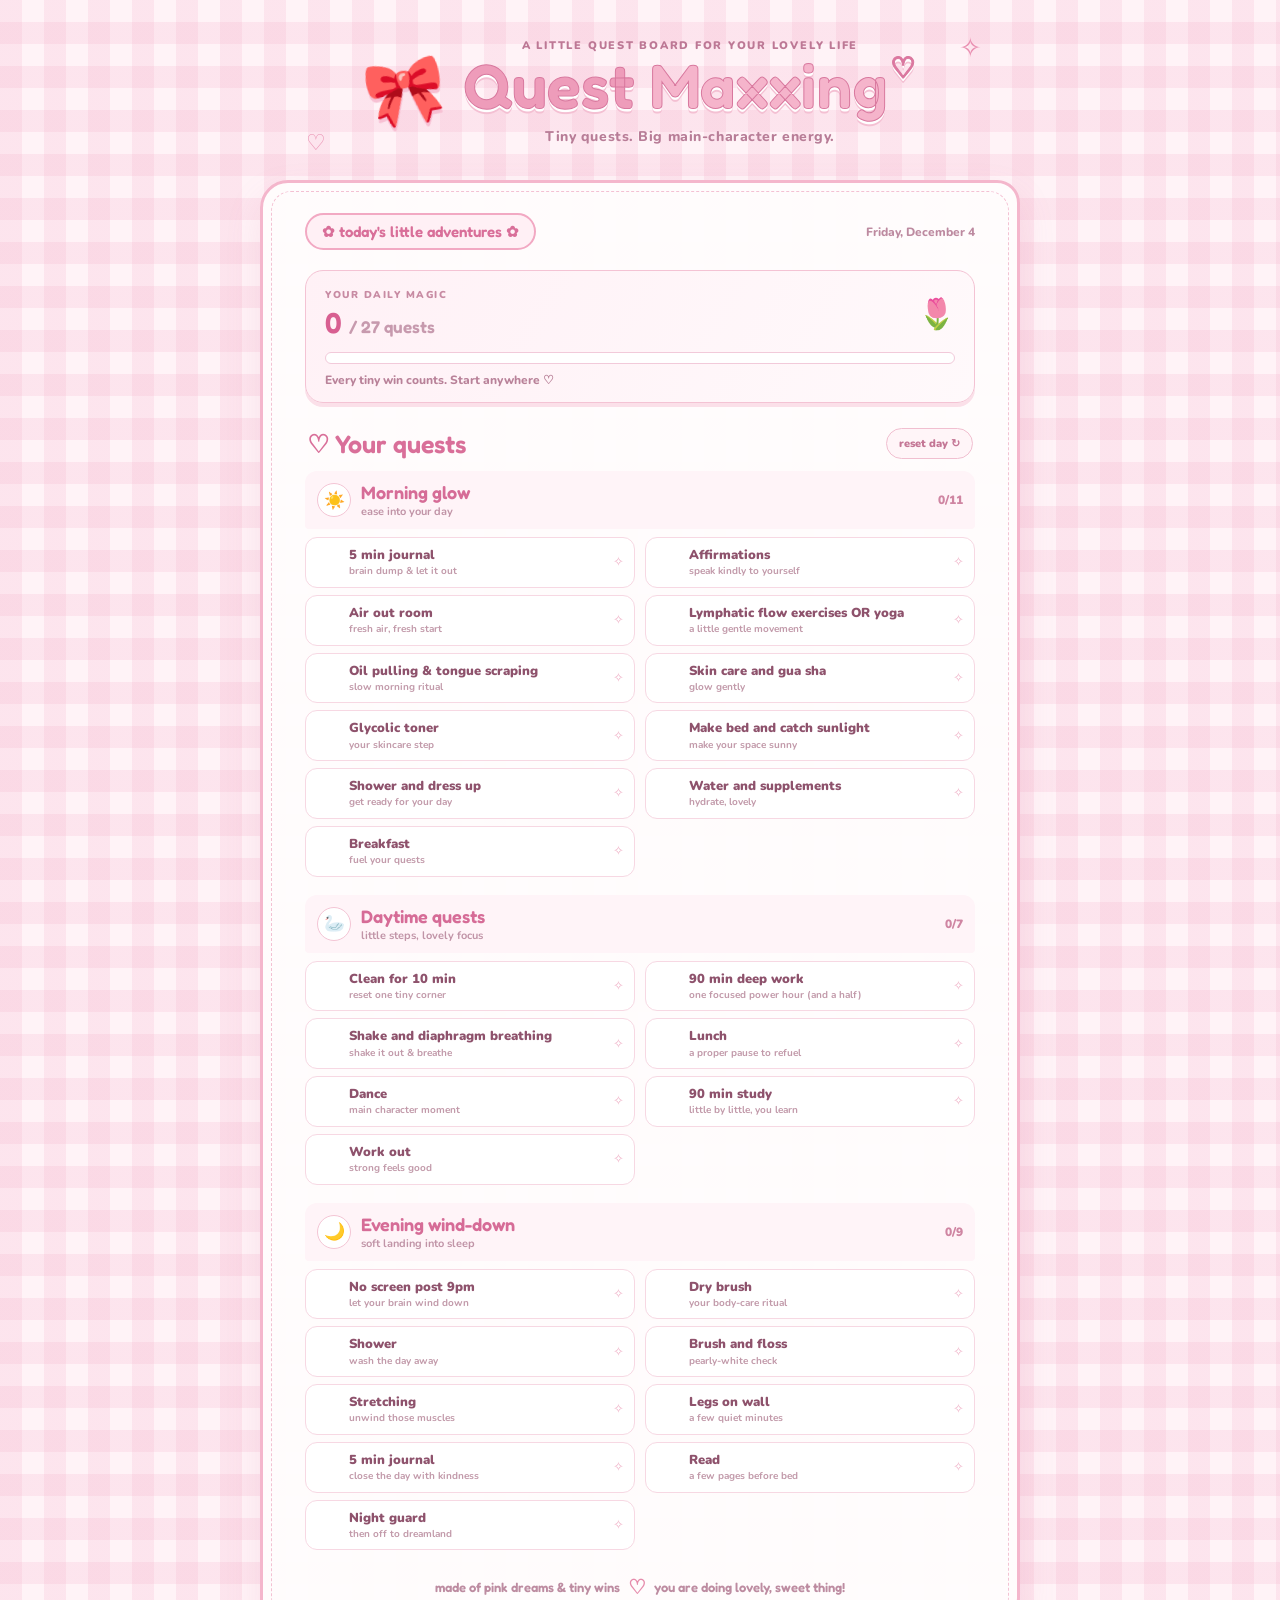
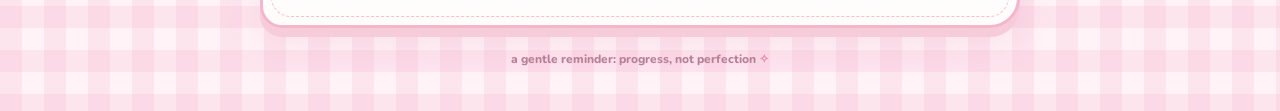
<file: index.html>
<!DOCTYPE html>
<html lang="en">
<head>
  <meta charset="UTF-8">
  <meta name="viewport" content="width=device-width, initial-scale=1.0">
  <meta name="theme-color" content="#fff0f5">
  <meta name="description" content="A cute little quest board for showing up for yourself, one heart at a time.">
  <title>Quest Maxxing ♡</title>
  <link rel="preconnect" href="https://fonts.googleapis.com">
  <link rel="preconnect" href="https://fonts.gstatic.com" crossorigin>
  <link href="https://fonts.googleapis.com/css2?family=Fredoka:wght@400;500;600;700&family=Nunito:wght@400;600;700;800;900&display=swap" rel="stylesheet">
  <link rel="stylesheet" href="style.css">
</head>
<body>
  <div class="page-wrap">
    <header class="hero">
      <div class="bow" aria-hidden="true">🎀</div>
      <div>
        <p class="eyebrow">a little quest board for your lovely life</p>
        <h1>Quest <span>Maxxing</span><sup>♡</sup></h1>
        <p class="subtitle">Tiny quests. Big main-character energy.</p>
      </div>
      <div class="sparkle sparkle-one" aria-hidden="true">✧</div>
      <div class="sparkle sparkle-two" aria-hidden="true">♡</div>
    </header>

    <main class="paper">
      <div class="paper-top">
        <span class="sticker">✿ today's little adventures ✿</span>
        <span class="date" id="today"></span>
      </div>

      <section class="progress-card" aria-live="polite">
        <div class="progress-copy">
          <div>
            <p class="section-kicker">YOUR DAILY MAGIC</p>
            <h2><span id="completed">0</span> <span class="muted">/ 27 quests</span></h2>
          </div>
          <div class="progress-emoji" id="progress-emoji">🌷</div>
        </div>
        <div class="progress-track"><div class="progress-fill" id="progress-fill"></div></div>
        <p class="progress-note" id="progress-note">Every tiny win counts. Start anywhere ♡</p>
      </section>

      <div class="toolbar">
        <h2>♡ Your quests</h2>
        <button class="reset-button" id="reset" type="button" title="Clear today's checkmarks">reset day ↻</button>
      </div>
      <div id="quest-groups" class="quest-groups"></div>

      <footer>
        <span>made of pink dreams & tiny wins</span>
        <span class="footer-heart">♡</span>
        <span>you are doing lovely, sweet thing!</span>
      </footer>
    </main>
    <p class="page-note">a gentle reminder: progress, not perfection <span>✧</span></p>
  </div>

  <script>
    const quests = [
      { name: "5 min journal", group: "morning", note: "brain dump & let it out" },
      { name: "Affirmations", group: "morning", note: "speak kindly to yourself" },
      { name: "Air out room", group: "morning", note: "fresh air, fresh start" },
      { name: "Lymphatic flow exercises OR yoga", group: "morning", note: "a little gentle movement" },
      { name: "Oil pulling & tongue scraping", group: "morning", note: "slow morning ritual" },
      { name: "Skin care and gua sha", group: "morning", note: "glow gently" },
      { name: "Glycolic toner", group: "morning", note: "your skincare step" },
      { name: "Make bed and catch sunlight", group: "morning", note: "make your space sunny" },
      { name: "Shower and dress up", group: "morning", note: "get ready for your day" },
      { name: "Water and supplements", group: "morning", note: "hydrate, lovely" },
      { name: "Breakfast", group: "morning", note: "fuel your quests" },
      { name: "Clean for 10 min", group: "day", note: "reset one tiny corner" },
      { name: "90 min deep work", group: "day", note: "one focused power hour (and a half)" },
      { name: "Shake and diaphragm breathing", group: "day", note: "shake it out & breathe" },
      { name: "Lunch", group: "day", note: "a proper pause to refuel" },
      { name: "Dance", group: "day", note: "main character moment" },
      { name: "90 min study", group: "day", note: "little by little, you learn" },
      { name: "Work out", group: "day", note: "strong feels good" },
      { name: "No screen post 9pm", group: "evening", note: "let your brain wind down" },
      { name: "Dry brush", group: "evening", note: "your body-care ritual" },
      { name: "Shower", group: "evening", note: "wash the day away" },
      { name: "Brush and floss", group: "evening", note: "pearly-white check" },
      { name: "Stretching", group: "evening", note: "unwind those muscles" },
      { name: "Legs on wall", group: "evening", note: "a few quiet minutes" },
      { name: "5 min journal", group: "evening", note: "close the day with kindness" },
      { name: "Read", group: "evening", note: "a few pages before bed" },
      { name: "Night guard", group: "evening", note: "then off to dreamland" }
    ];

    const sections = [
      { id: "morning", title: "Morning glow", icon: "☀️", subtitle: "ease into your day" },
      { id: "day", title: "Daytime quests", icon: "🦢", subtitle: "little steps, lovely focus" },
      { id: "evening", title: "Evening wind-down", icon: "🌙", subtitle: "soft landing into sleep" }
    ];

    const todayKey = new Date().toLocaleDateString("en-CA");
    const storageKey = "quest-maxxing-" + todayKey;
    let completed = new Set(JSON.parse(localStorage.getItem(storageKey) || "[]"));
    const list = document.getElementById("quest-groups");

    document.getElementById("today").textContent = new Date().toLocaleDateString(undefined, {
      weekday: "long", month: "long", day: "numeric"
    });

    sections.forEach(section => {
      const group = document.createElement("section");
      group.className = "quest-section";
      const heading = document.createElement("div");
      heading.className = "group-heading";
      heading.innerHTML = '<span class="group-icon">' + section.icon + '</span><div><h3>' + section.title + '</h3><p>' + section.subtitle + '</p></div><span class="group-count" id="count-' + section.id + '"></span>';
      const items = document.createElement("div");
      items.className = "quest-list";

      quests.forEach((quest, index) => {
        if (quest.group !== section.id) return;
        const label = document.createElement("label");
        label.className = "quest";
        label.dataset.index = index;
        label.innerHTML = '<input type="checkbox" aria-label="Complete ' + quest.name.replace(/&/g, '&amp;').replace(/"/g, '&quot;') + '"><span class="heart" aria-hidden="true"></span><span class="quest-copy"><span class="quest-name"></span><span class="quest-note"></span></span><span class="tiny-sparkle" aria-hidden="true">✧</span>';
        label.querySelector(".quest-name").textContent = quest.name;
        label.querySelector(".quest-note").textContent = quest.note;
        const checkbox = label.querySelector("input");
        checkbox.checked = completed.has(index);
        label.classList.toggle("is-done", checkbox.checked);
        checkbox.addEventListener("change", () => {
          if (checkbox.checked) completed.add(index);
          else completed.delete(index);
          label.classList.toggle("is-done", checkbox.checked);
          save();
        });
        items.appendChild(label);
      });

      group.append(heading, items);
      list.appendChild(group);
    });

    function save() {
      localStorage.setItem(storageKey, JSON.stringify([...completed]));
      updateProgress();
    }

    function updateProgress() {
      const total = quests.length;
      const count = completed.size;
      document.getElementById("completed").textContent = count;
      document.getElementById("progress-fill").style.width = (count / total * 100) + "%";
      document.getElementById("progress-note").textContent =
        count === total ? "ALL QUESTS CLEARED! You absolute star ✨" :
        count === 0 ? "Every tiny win counts. Start anywhere ♡" :
        count >= 20 ? "Look at you go!! So much lovely progress ♡" :
        count >= 10 ? "You're on a roll, quest queen! Keep blooming 🌸" :
        "One heart at a time. You're doing amazing ♡";
      document.getElementById("progress-emoji").textContent =
        count === total ? "🏆" : count >= 20 ? "🌸" : count >= 10 ? "🩷" : "🌷";

      sections.forEach(section => {
        const totalInGroup = quests.filter(q => q.group === section.id).length;
        const doneInGroup = quests.filter((q, i) => q.group === section.id && completed.has(i)).length;
        document.getElementById("count-" + section.id).textContent = doneInGroup + "/" + totalInGroup;
      });
    }

    document.getElementById("reset").addEventListener("click", () => {
      if (!completed.size || confirm("Reset all of today's quest hearts?")) {
        completed.clear();
        document.querySelectorAll(".quest input").forEach(input => {
          input.checked = false;
          input.closest(".quest").classList.remove("is-done");
        });
        save();
      }
    });

    updateProgress();
  </script>
</body>
</html>
</file>
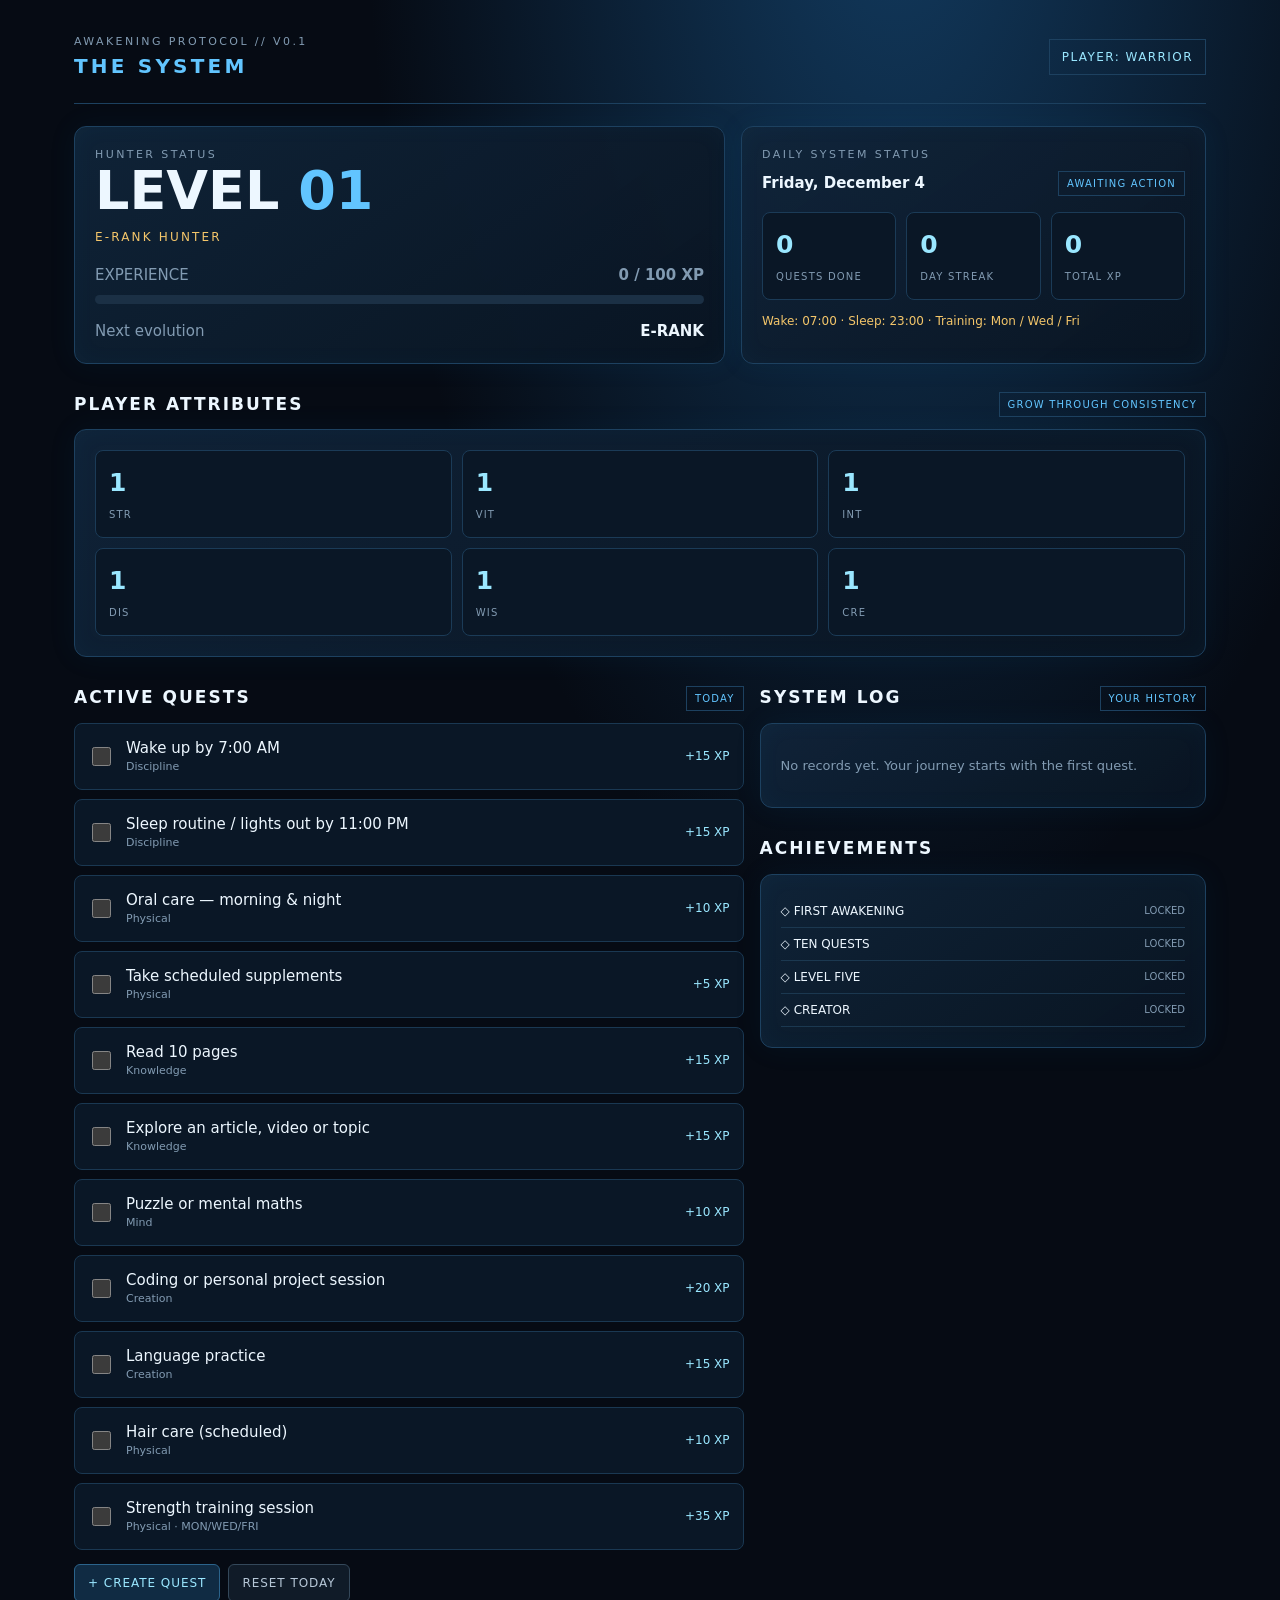
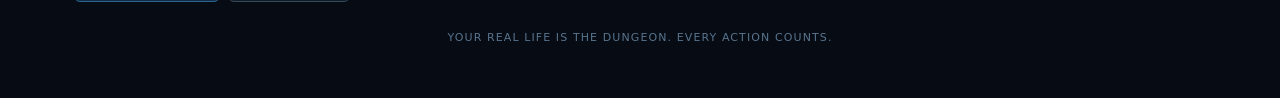
<file: system/index.html>
<!doctype html>
<html lang="en">
<head>
<meta charset="utf-8"><meta name="viewport" content="width=device-width,initial-scale=1">
<meta name="theme-color" content="#07111f"><title>THE SYSTEM // WARRIOR</title>
<style>
:root{color-scheme:dark;--bg:#060b14;--panel:#0d1929;--panel2:#10243a;--line:#1d4160;--blue:#62c5ff;--cyan:#9ae7ff;--muted:#829bb2;--white:#edf7ff;--gold:#f4c66a;--red:#ff7185;--green:#7de3bd}
*{box-sizing:border-box}body{margin:0;background:radial-gradient(ellipse at 70% -10%,#123b60 0,transparent 42%),var(--bg);color:var(--white);font:15px/1.5 Inter,ui-sans-serif,system-ui,Arial}button,input{font:inherit}button{cursor:pointer}.shell{max-width:1180px;margin:auto;padding:24px}.top{display:flex;justify-content:space-between;align-items:center;gap:16px;border-bottom:1px solid var(--line);padding:10px 0 22px}.eyebrow,.muted,.small{color:var(--muted)}.eyebrow{font-size:11px;letter-spacing:.22em;text-transform:uppercase}.brand{font-weight:900;letter-spacing:.16em;color:var(--blue);font-size:20px}.player{border:1px solid var(--line);padding:8px 12px;color:var(--cyan);letter-spacing:.12em;font-size:12px}.hero{display:grid;grid-template-columns:1.4fr 1fr;gap:16px;margin:22px 0}.panel{background:linear-gradient(145deg,#10243aee,#091421f5);border:1px solid var(--line);box-shadow:0 0 30px #1676aa12,inset 0 0 25px #2c9bd00a;border-radius:12px;padding:20px}.level{font-size:clamp(34px,5vw,54px);font-weight:850;line-height:1.05;color:var(--white)}.level span{color:var(--blue)}.rank{color:var(--gold);letter-spacing:.18em;font-size:12px;margin:8px 0 18px}.bar{height:9px;background:#1b3045;border-radius:20px;overflow:hidden}.bar i{display:block;height:100%;background:linear-gradient(90deg,#248bda,var(--cyan));box-shadow:0 0 14px #62c5ff88}.between{display:flex;justify-content:space-between;gap:12px;align-items:center}.stats{display:grid;grid-template-columns:repeat(3,1fr);gap:10px}.stat{padding:13px;background:#0a1726;border:1px solid #1b3b57;border-radius:8px}.stat b{display:block;font-size:25px;color:var(--cyan)}.stat span{font-size:10px;letter-spacing:.12em;color:var(--muted)}.section-head{display:flex;justify-content:space-between;align-items:end;margin:28px 0 12px}.section-head h2{margin:0;font-size:17px;letter-spacing:.12em}.tag{font-size:10px;color:var(--blue);border:1px solid var(--line);padding:4px 8px;letter-spacing:.12em}.grid{display:grid;grid-template-columns:1.2fr .8fr;gap:16px}.quests{display:grid;gap:9px}.quest{display:flex;align-items:center;gap:12px;background:#0a1726;border:1px solid #1a3852;padding:13px;border-radius:8px}.quest.done{opacity:.58;border-color:#2b775f}.quest input{width:19px;height:19px;accent-color:#55c6ff}.quest .qname{flex:1}.quest small{display:block;color:var(--muted);font-size:11px}.xp{color:var(--cyan);font-size:12px;white-space:nowrap}.chip{font-size:10px;color:var(--muted);border:1px solid #25445e;padding:3px 6px;border-radius:4px}.log{display:grid;gap:10px;max-height:340px;overflow:auto}.logrow{border-left:2px solid var(--blue);padding:4px 0 4px 12px}.logrow b{font-size:12px}.logrow small{display:block;color:var(--muted)}.actions{display:flex;gap:8px;flex-wrap:wrap}.btn{border:1px solid #2b648c;background:#102b43;color:var(--cyan);padding:9px 13px;border-radius:6px;font-size:12px;letter-spacing:.08em}.btn:hover{background:#164369}.btn.secondary{border-color:#34485a;color:#b6c7d7;background:#101b28}.footer{padding:28px 0;text-align:center;color:#58748e;font-size:11px;letter-spacing:.1em}.notice{color:var(--gold);font-size:12px}.empty{color:var(--muted);font-size:13px;padding:12px 0}.toast{position:fixed;right:20px;bottom:20px;background:#12324b;border:1px solid var(--blue);padding:12px 16px;border-radius:8px;box-shadow:0 0 24px #36aaff33;display:none}.modal{position:fixed;inset:0;background:#02060ddd;display:none;place-items:center;padding:20px}.modal>div{max-width:480px;width:100%;background:#0d1b2c;border:1px solid var(--blue);border-radius:12px;padding:22px}.modal input{width:100%;background:#07111f;color:white;border:1px solid var(--line);padding:10px;margin:8px 0 14px}.modal label{font-size:12px;color:var(--muted)}@media(max-width:760px){.shell{padding:15px}.hero,.grid{grid-template-columns:1fr}.stats{grid-template-columns:repeat(3,1fr)}.panel{padding:16px}.top{align-items:flex-start}.brand{font-size:16px}}@media(max-width:390px){.stats{grid-template-columns:repeat(2,1fr)}}
</style>
</head>
<body><main class="shell">
<header class="top"><div><div class="eyebrow">Awakening protocol // v0.1</div><div class="brand">THE SYSTEM</div></div><div class="player">PLAYER: WARRIOR</div></header>
<section class="hero">
<div class="panel"><div class="eyebrow">Hunter status</div><div class="level">LEVEL <span id="level">01</span></div><div class="rank" id="rank">E-RANK HUNTER</div><div class="between small"><span>EXPERIENCE</span><b id="xpText">0 / 100 XP</b></div><div class="bar" style="margin:9px 0 16px"><i id="xpBar" style="width:0%"></i></div><div class="between"><span class="small">Next evolution</span><b id="nextRank">D-RANK</b></div></div>
<div class="panel"><div class="eyebrow">Daily system status</div><div class="between" style="margin:8px 0 16px"><b id="today"></b><span class="tag" id="status">AWAITING ACTION</span></div><div class="stats"><div class="stat"><b id="doneCount">0</b><span>QUESTS DONE</span></div><div class="stat"><b id="streak">0</b><span>DAY STREAK</span></div><div class="stat"><b id="totalXp">0</b><span>TOTAL XP</span></div></div><p class="notice">Wake: 07:00 · Sleep: 23:00 · Training: Mon / Wed / Fri</p></div>
</section>
<div class="section-head"><h2>PLAYER ATTRIBUTES</h2><span class="tag">GROW THROUGH CONSISTENCY</span></div><section class="panel"><div class="stats" id="attributes"></div></section>
<div class="grid"><section><div class="section-head"><h2>ACTIVE QUESTS</h2><span class="tag">TODAY</span></div><div class="quests" id="quests"></div><div class="actions" style="margin-top:14px"><button class="btn" id="addQuest">+ CREATE QUEST</button><button class="btn secondary" id="resetDay">RESET TODAY</button></div></section>
<aside><div class="section-head"><h2>SYSTEM LOG</h2><span class="tag">YOUR HISTORY</span></div><section class="panel"><div class="log" id="log"></div></section><div class="section-head"><h2>ACHIEVEMENTS</h2></div><section class="panel" id="achievements"><div class="empty">Your first achievement awaits.</div></section></aside></div>
<div class="footer">YOUR REAL LIFE IS THE DUNGEON. EVERY ACTION COUNTS.</div></main>
<div class="toast" id="toast"></div><div class="modal" id="modal"><div><div class="eyebrow">New system quest</div><h2>Create a quest</h2><label>Quest name</label><input id="questName" placeholder="e.g. Read 10 pages"><label>Category</label><input id="questCategory" placeholder="e.g. Knowledge"><label>XP reward (1–100)</label><input id="questReward" type="number" min="1" max="100" value="20"><div class="actions"><button class="btn" id="saveQuest">ADD TO TODAY</button><button class="btn secondary" id="closeModal">CANCEL</button></div></div></div>
<script>
const defaults=[
["Wake up by 7:00 AM","Discipline",15,"discipline"],["Sleep routine / lights out by 11:00 PM","Discipline",15,"vitality"],["Oral care — morning & night","Physical",10,"vitality"],["Take scheduled supplements","Physical",5,"vitality"],["Read 10 pages","Knowledge",15,"intelligence"],["Explore an article, video or topic","Knowledge",15,"intelligence"],["Puzzle or mental maths","Mind",10,"wisdom"],["Coding or personal project session","Creation",20,"creation"],["Language practice","Creation",15,"creation"],["Hair care (scheduled)","Physical",10,"vitality"]
];
const stateKey="warrior-system-v1";
let state=JSON.parse(localStorage.getItem(stateKey)||"null")||{xp:0,done:{},history:[],custom:[],attributes:{strength:1,vitality:1,intelligence:1,discipline:1,wisdom:1,creation:1},unlocked:[]};
const $=id=>document.getElementById(id), todayKey=()=>new Date().toISOString().slice(0,10), today=todayKey();
const workoutDays=[1,3,5];const day=new Date().getDay();
let quests=[...defaults.map((q,i)=>({id:"d"+i,name:q[0],category:q[1],reward:q[2],attribute:q[3],schedule:"daily"})),...state.custom.filter(q=>q.date===today)];
if(workoutDays.includes(day))quests.push({id:"workout",name:"Strength training session",category:"Physical",reward:35,attribute:"strength",schedule:"MWF"});
const ranks=["E","D","C","B","A","S","NATIONAL"];const rankFor=l=>ranks[Math.min(6,Math.floor((l-1)/5))];
function save(){localStorage.setItem(stateKey,JSON.stringify(state))}
function level(){return Math.floor(state.xp/100)+1}
function toast(t){$("toast").textContent=t;$("toast").style.display="block";setTimeout(()=>$("toast").style.display="none",2400)}
function log(message){state.history.unshift({message,time:new Date().toLocaleString()});state.history=state.history.slice(0,80)}
function render(){
$("today").textContent=new Date().toLocaleDateString(undefined,{weekday:"long",month:"long",day:"numeric"});
const l=level(),r=rankFor(l),xp=state.xp%100;$("level").textContent=String(l).padStart(2,"0");$("rank").textContent=r+"-RANK HUNTER";$("xpText").textContent=xp+" / 100 XP";$("xpBar").style.width=xp+"%";$("nextRank").textContent=ranks[Math.min(6,Math.floor(l/5))]+"-RANK";
$("totalXp").textContent=state.xp;$("doneCount").textContent=quests.filter(q=>state.done[today+":"+q.id]).length;
const streakDays=new Set(state.history.filter(h=>h.message.startsWith("Quest completed")).map(h=>h.time.slice(0,10)));$("streak").textContent=streakDays.size;
$("status").textContent=$("doneCount").textContent>0?"SYSTEM ACTIVE":"AWAITING ACTION";
const attrs=[["STR","strength"],["VIT","vitality"],["INT","intelligence"],["DIS","discipline"],["WIS","wisdom"],["CRE","creation"]];
$("attributes").innerHTML=attrs.map(([n,k])=>'<div class="stat"><b>'+state.attributes[k]+'</b><span>'+n+'</span></div>').join("");
$("quests").innerHTML=quests.map(q=>{let done=!!state.done[today+":"+q.id];return '<label class="quest '+(done?"done":"")+'"><input type="checkbox" data-id="'+q.id+'" '+(done?"checked":"")+'><span class="qname">'+q.name+'<small>'+q.category+(q.schedule==="MWF"?" · MON/WED/FRI":"")+'</small></span><span class="xp">+'+q.reward+' XP</span></label>'}).join("");
$("log").innerHTML=state.history.length?state.history.map(h=>'<div class="logrow"><b>'+h.message+'</b><small>'+h.time+'</small></div>').join(""):'<div class="empty">No records yet. Your journey starts with the first quest.</div>';
const ach=[["FIRST AWAKENING",state.xp>=1,"Earn your first XP"],["TEN QUESTS",Object.keys(state.done).filter(k=>state.done[k]).length>=10,"Complete ten quests"],["LEVEL FIVE",l>=5,"Reach level 5"],["CREATOR",state.attributes.creation>=5,"Grow your creation stat"]];
$("achievements").innerHTML=ach.map(a=>'<div class="between" style="padding:7px 0;border-bottom:1px solid #1b3850"><span style="font-size:12px">'+(a[1]?"◆ ":"◇ ")+a[0]+'</span><span class="small" style="font-size:10px">'+(a[1]?"UNLOCKED":"LOCKED")+'</span></div>').join("");
}
$("quests").addEventListener("change",e=>{if(!e.target.matches("input[type=checkbox]"))return;const q=quests.find(x=>x.id===e.target.dataset.id),key=today+":"+q.id;if(e.target.checked&&!state.done[key]){state.done[key]=true;state.xp+=q.reward;state.attributes[q.attribute]=Math.min(99,state.attributes[q.attribute]+1);log("Quest completed: "+q.name+" (+"+q.reward+" XP)");if(state.xp%100<q.reward)log("LEVEL UP! You reached Level "+level());save();render();toast("QUEST COMPLETE · +"+q.reward+" XP")}else if(!e.target.checked&&state.done[key]){delete state.done[key];state.xp=Math.max(0,state.xp-q.reward);state.attributes[q.attribute]=Math.max(1,state.attributes[q.attribute]-1);log("Quest unchecked: "+q.name);save();render()}});
$("addQuest").onclick=()=>{$("modal").style.display="grid"};$("closeModal").onclick=()=>{$("modal").style.display="none"};$("saveQuest").onclick=()=>{let name=$("questName").value.trim(),category=$("questCategory").value.trim()||"Personal",reward=Math.max(1,Math.min(100,Number($("questReward").value)||20));if(!name)return toast("Enter a quest name");state.custom.push({id:"c"+Date.now(),name,category,reward,attribute:"creation",date:today});log("New quest created: "+name);save();quests.push(state.custom[state.custom.length-1]);$("modal").style.display="none";render();toast("QUEST ADDED")};
$("resetDay").onclick=()=>{if(!confirm("Clear today's quest completions? Earned XP and system log will remain."))return;quests.forEach(q=>delete state.done[today+":"+q.id]);save();render();toast("TODAY'S QUESTS RESET")};
render();
</script></body></html>
</file>
<file: style.css>
:root {
  --pink: #e77fa6;
  --pink-deep: #d85f91;
  --pink-mid: #f3a9c4;
  --pink-soft: #ffe6ef;
  --pink-pale: #fff5f8;
  --ink: #8f4968;
  --muted: #b9859b;
  --paper: #fffdfd;
  --line: #f6c5d7;
  --shadow: rgba(205, 105, 147, .13);
}
* { box-sizing: border-box; }
body {
  margin: 0;
  min-height: 100vh;
  padding: 34px 18px 44px;
  color: var(--ink);
  font-family: "Nunito", sans-serif;
  background-color: #fff3f7;
  background-image:
    linear-gradient(90deg, rgba(244, 173, 198, .20) 50%, transparent 50%),
    linear-gradient(rgba(244, 173, 198, .20) 50%, transparent 50%);
  background-size: 44px 44px;
  background-position: 0 0, 22px 22px;
}
button, input { font: inherit; }
.page-wrap { width: min(100%, 760px); margin: 0 auto; }
.hero {
  position: relative; display: flex; align-items: center; justify-content: center;
  gap: 18px; text-align: center; margin: 0 auto 22px; padding: 4px 20px 12px;
}
.bow { font-size: clamp(42px, 8vw, 66px); filter: drop-shadow(0 4px 0 #f7c0d3); transform: rotate(-10deg); }
.eyebrow { margin: 0 0 2px; color: #bd7895; font-size: 11px; font-weight: 900; letter-spacing: .16em; text-transform: uppercase; }
h1 {
  margin: 0; color: #ee9cba; font: 600 clamp(38px, 8vw, 62px)/1 "Fredoka", sans-serif;
  letter-spacing: .01em; -webkit-text-stroke: 1px #d8789e;
  text-shadow: 0 3px 0 #fff, 0 5px 0 #f4c0d3;
}
h1 span { color: #f5b4cb; }
h1 sup { color: #df75a0; font-size: .45em; vertical-align: top; margin-left: 3px; }
.subtitle { margin: 10px 0 0; color: #b87d97; font-size: 14px; font-weight: 800; letter-spacing: .04em; }
.sparkle { position: absolute; color: #e98eb0; font-size: 27px; }
.sparkle-one { top: -4px; right: 5%; }
.sparkle-two { bottom: 0; left: 6%; font-size: 22px; }
.paper {
  position: relative; overflow: hidden; padding: 28px clamp(17px, 5vw, 42px) 24px;
  border: 3px solid #f4b6cc; border-radius: 28px 23px 30px 22px;
  background: rgba(255, 253, 253, .96);
  box-shadow: 0 9px 0 #f6ccda, 0 16px 36px var(--shadow);
}
.paper::before {
  content: ""; position: absolute; inset: 8px; pointer-events: none;
  border: 1.5px dashed #f4c1d3; border-radius: 20px;
}
.paper-top, .toolbar, .progress-card, .quest-groups, footer { position: relative; z-index: 1; }
.paper-top { display: flex; justify-content: space-between; align-items: center; gap: 12px; margin: 2px 0 20px; }
.sticker {
  display: inline-block; padding: 7px 15px; border: 2px solid #f2a9c3; border-radius: 99px;
  color: #d96f99; background: #fff0f5; font: 600 15px "Fredoka", sans-serif;
}
.date { color: #bd8aa0; font-size: 12px; font-weight: 800; text-align: right; }
.progress-card {
  padding: 17px 19px 14px; margin-bottom: 25px; border: 1.5px solid #f4c3d4;
  border-radius: 18px; background: linear-gradient(120deg, #fff1f6, #fff9fb);
  box-shadow: 0 4px 0 #fbe0e9;
}
.progress-copy { display: flex; align-items: center; justify-content: space-between; }
.section-kicker { margin: 0 0 3px; color: #c88ba3; font-size: 10px; font-weight: 900; letter-spacing: .15em; }
.progress-card h2 { margin: 0; color: var(--pink-deep); font: 600 29px "Fredoka", sans-serif; }
.progress-card .muted { color: #c79aae; font-size: 17px; }
.progress-emoji { font-size: 30px; }
.progress-track { height: 12px; margin-top: 12px; overflow: hidden; border: 1px solid #f2cada; border-radius: 30px; background: #fff; }
.progress-fill { width: 0; height: 100%; border-radius: inherit; background: repeating-linear-gradient(135deg, #ef9fbb, #ef9fbb 8px, #f7bfd1 8px, #f7bfd1 16px); transition: width .25s ease; }
.progress-note { margin: 8px 0 0; color: #b98299; font-size: 12px; font-weight: 800; }
.toolbar { display: flex; align-items: center; justify-content: space-between; gap: 10px; margin: 0 2px 12px; }
.toolbar h2 { margin: 0; color: #d96f99; font: 600 25px "Fredoka", sans-serif; }
.reset-button { padding: 7px 12px; border: 1.5px solid #f1bfd0; border-radius: 99px; color: #c47695; background: #fff5f8; font-size: 11px; font-weight: 900; cursor: pointer; transition: .18s ease; }
.reset-button:hover { color: white; background: #e98db0; border-color: #e98db0; transform: rotate(-2deg); }
.quest-section { margin: 0 0 18px; }
.group-heading { display: flex; align-items: center; gap: 10px; padding: 10px 12px; margin-bottom: 8px; border-bottom: 2px wavy #f1bfd0; border-radius: 12px 12px 4px 4px; background: #fff4f8; }
.group-icon { display: grid; place-items: center; width: 34px; height: 34px; border: 1px solid #f4c5d5; border-radius: 50%; background: white; font-size: 17px; }
.group-heading h3 { margin: 0; color: #d66c97; font: 600 18px "Fredoka", sans-serif; }
.group-heading p { margin: 1px 0 0; color: #c194a7; font-size: 11px; font-weight: 700; }
.group-count { margin-left: auto; color: #cf85a2; font-size: 12px; font-weight: 900; }
.quest-list { display: grid; grid-template-columns: 1fr 1fr; gap: 7px 10px; }
.quest {
  display: flex; min-width: 0; align-items: center; gap: 9px; padding: 9px 10px;
  border: 1px solid #f7d8e3; border-radius: 12px; background: #fff;
  cursor: pointer; transition: border-color .18s ease, background .18s ease, transform .18s ease;
}
.quest:hover { border-color: #efa8c2; background: #fff8fa; transform: translateY(-1px); }
.quest input { position: absolute; opacity: 0; width: 1px; height: 1px; }
.quest input:focus-visible + .heart { outline: 3px solid #e98db0; outline-offset: 3px; }
.heart { flex: 0 0 24px; color: #ed9fba; font: 26px/1 "Nunito", sans-serif; transition: .18s ease; }
.quest-copy { display: flex; min-width: 0; flex: 1; flex-direction: column; }
.quest-name { color: #8e526c; font-size: 13px; font-weight: 900; line-height: 1.25; }
.quest-note { margin-top: 2px; color: #c29aaa; font-size: 10px; font-weight: 700; line-height: 1.25; }
.tiny-sparkle { color: #efb0c6; font-size: 13px; }
.quest.is-done { border-color: #f0b4ca; background: #fff0f5; }
.quest.is-done .heart { color: #df6f9a; }
.quest.is-done .heart::before { content: "♥"; }
.quest.is-done .quest-name { color: #c27d98; text-decoration: line-through; text-decoration-color: #e7a3bb; }
.quest.is-done .tiny-sparkle { color: #dc78a0; }
footer { display: flex; flex-wrap: wrap; justify-content: center; align-items: center; gap: 8px; margin: 25px 0 2px; color: #bd8ca1; font: 600 13px "Fredoka", sans-serif; text-align: center; }
.footer-heart { color: #e68cac; font-size: 20px; }
.page-note { margin: 23px 0 0; color: #b98099; font-size: 12px; font-weight: 800; text-align: center; }
.page-note span { color: #e88eaf; }
@media (max-width: 560px) {
  body { padding: 22px 11px 32px; }
  .hero { gap: 8px; padding-inline: 2px; }
  .bow { font-size: 40px; }
  .eyebrow { font-size: 9px; }
  .subtitle { font-size: 12px; }
  .paper { padding: 20px 13px 18px; border-radius: 22px; }
  .paper::before { inset: 5px; }
  .paper-top { align-items: flex-start; flex-direction: column; gap: 7px; }
  .date { text-align: left; }
  .quest-list { grid-template-columns: 1fr; gap: 6px; }
  .quest { padding: 9px 11px; }
  .quest-name { font-size: 14px; }
  .quest-note { font-size: 11px; }
  .sparkle-one { right: 0; }
}
@media (prefers-reduced-motion: reduce) {
  *, *::before, *::after { scroll-behavior: auto !important; transition-duration: .01ms !important; }
}
</file>
